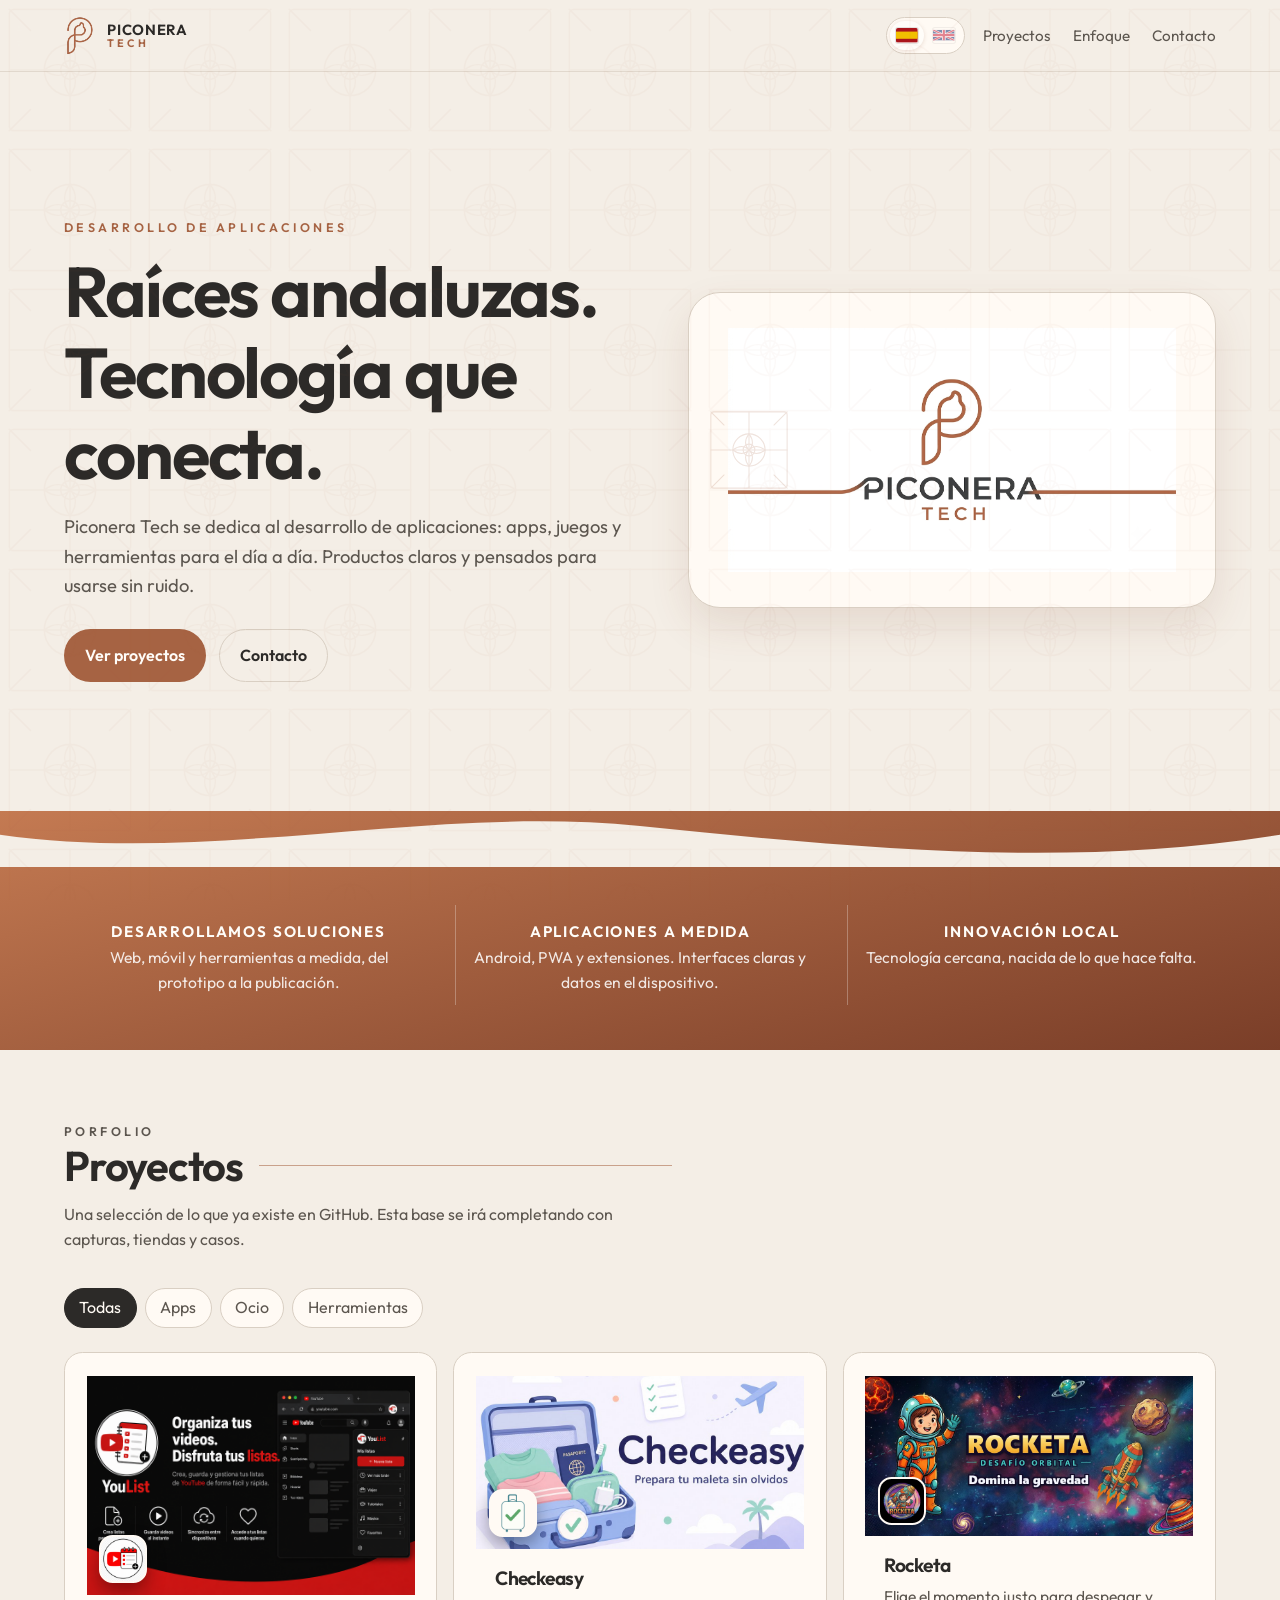
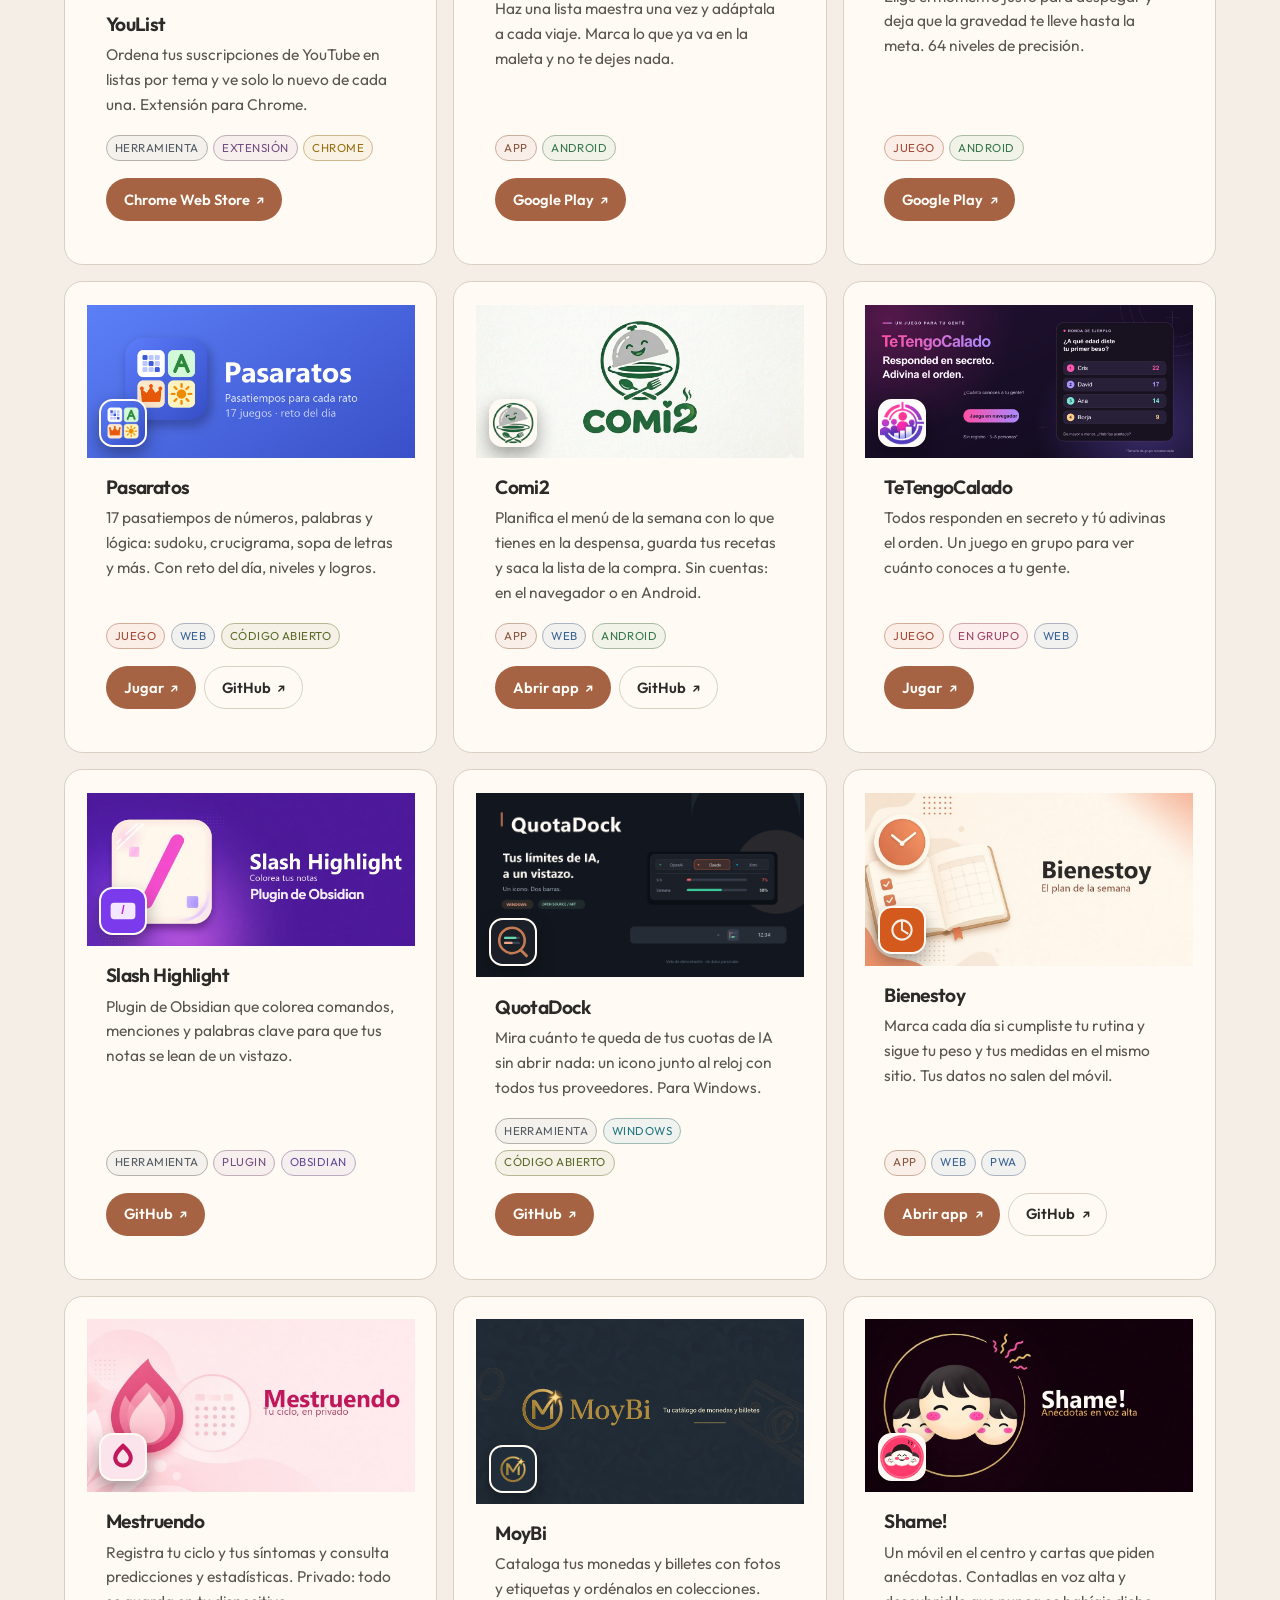
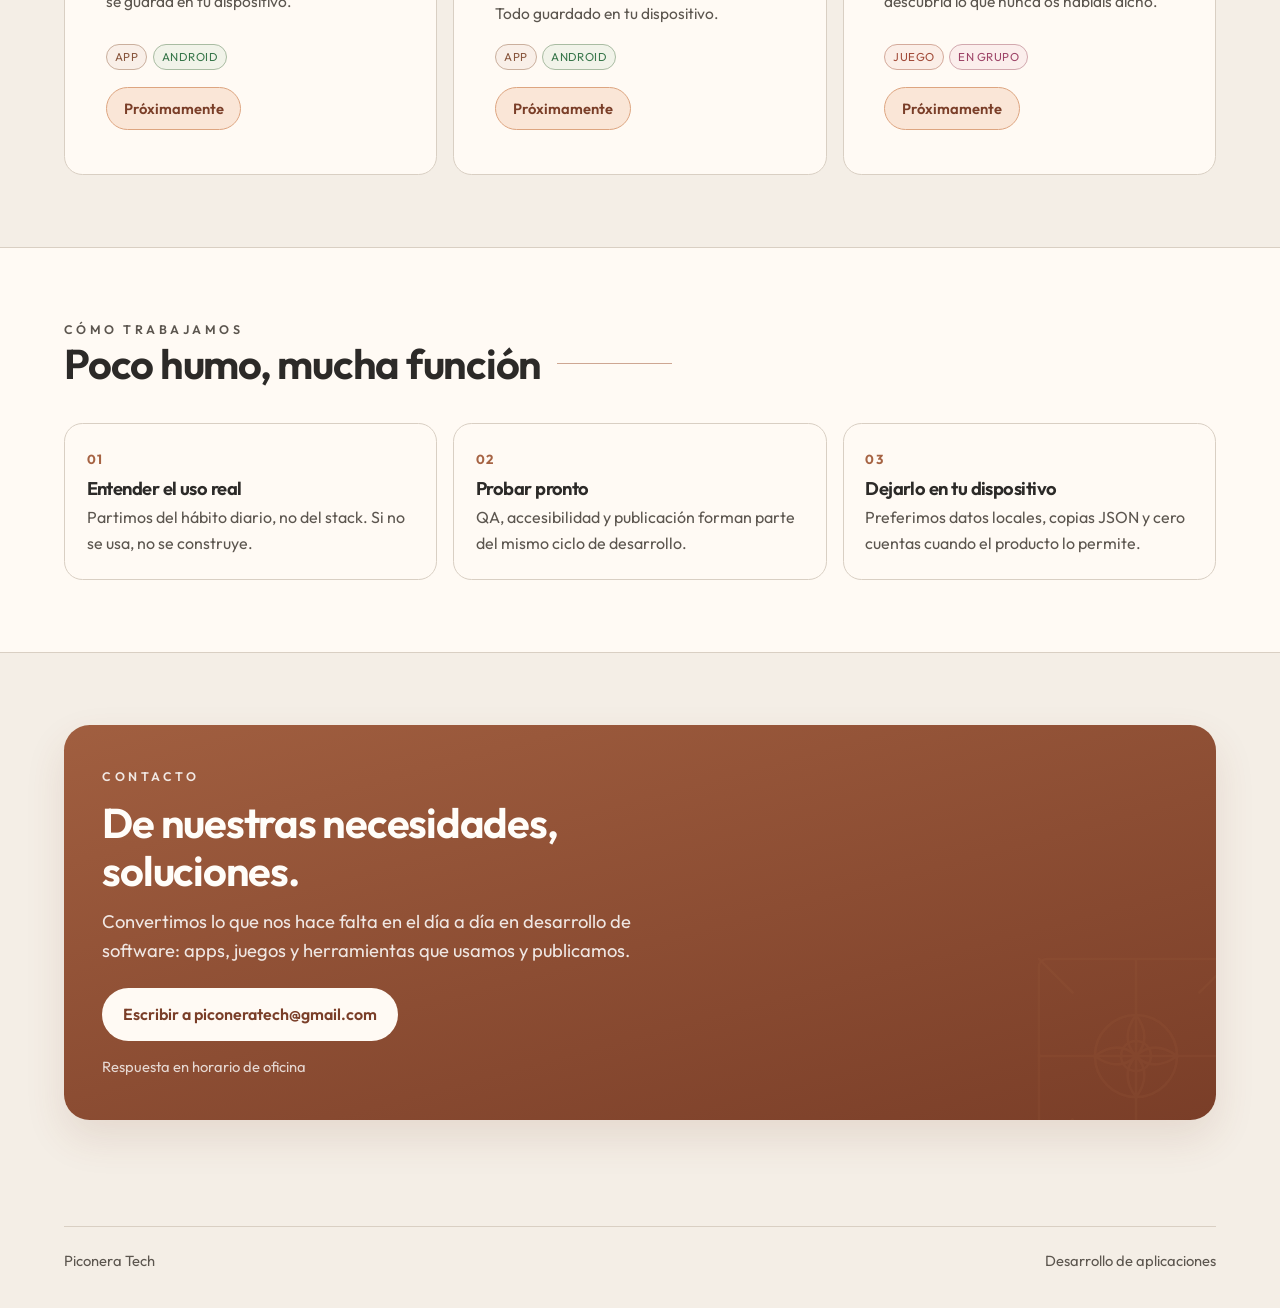
<file: index.html>
<!DOCTYPE html>
<html lang="es">
  <head>
    <meta charset="utf-8" />
    <meta name="viewport" content="width=device-width, initial-scale=1" />
    <title data-i18n="meta.title">Piconera Tech — desarrollo de aplicaciones</title>
    <meta
      name="description"
      data-i18n-content="meta.description"
      content="Piconera Tech, desarrollo de aplicaciones. Apps, juegos y herramientas con raíces andaluzas: útiles y hechas a medida."
    />
    <meta property="og:title" content="Piconera Tech" />
    <meta
      property="og:description"
      data-i18n-content="meta.ogDescription"
      content="Desarrollo de aplicaciones. Raíces andaluzas, tecnología que conecta."
    />
    <meta property="og:image" content="assets/logo.png" />
    <link rel="icon" href="assets/mark.png" type="image/png" />
    <link rel="apple-touch-icon" href="assets/logo.png" />
    <link rel="preconnect" href="https://fonts.googleapis.com" />
    <link rel="preconnect" href="https://fonts.gstatic.com" crossorigin />
    <link
      href="https://fonts.googleapis.com/css2?family=Outfit:wght@400;500;600;700&display=swap"
      rel="stylesheet"
    />
    <link rel="stylesheet" href="css/styles.css?v=20261025b" />
  </head>
  <body>
    <a class="skip" href="#contenido" data-i18n="skip">Saltar al contenido</a>

    <header class="site-header">
      <nav class="nav" aria-label="Principal" data-i18n-aria="nav.label">
        <a class="brand" href="#inicio">
          <img src="assets/mark.png" alt="" />
          <span class="brand-name">
            <span>Piconera</span>
            <span>Tech</span>
          </span>
        </a>
        <div class="nav-tools">
          <div class="lang-switch" role="group" aria-label="Idioma" data-i18n-aria="lang.group">
            <button
              class="lang-btn is-active"
              type="button"
              data-set-lang="es"
              aria-pressed="true"
              aria-label="Español"
            >
              <svg viewBox="0 0 24 16" aria-hidden="true" focusable="false">
                <rect width="24" height="16" fill="#AA151B" />
                <rect y="4" width="24" height="8" fill="#F1BF00" />
              </svg>
            </button>
            <button class="lang-btn" type="button" data-set-lang="en" aria-pressed="false" aria-label="English">
              <svg viewBox="0 0 60 30" aria-hidden="true" focusable="false">
                <defs>
                  <clipPath id="uk-flag">
                    <rect width="60" height="30" />
                  </clipPath>
                </defs>
                <g clip-path="url(#uk-flag)">
                  <rect width="60" height="30" fill="#012169" />
                  <path d="M0,0 L60,30" stroke="#fff" stroke-width="6" />
                  <path d="M60,0 L0,30" stroke="#fff" stroke-width="6" />
                  <path d="M0,0 L60,30" stroke="#C8102E" stroke-width="4" />
                  <path d="M60,0 L0,30" stroke="#C8102E" stroke-width="4" />
                  <path d="M30,0 V30" stroke="#fff" stroke-width="10" />
                  <path d="M0,15 H60" stroke="#fff" stroke-width="10" />
                  <path d="M30,0 V30" stroke="#C8102E" stroke-width="6" />
                  <path d="M0,15 H60" stroke="#C8102E" stroke-width="6" />
                </g>
              </svg>
            </button>
          </div>
          <button
            class="menu-toggle"
            type="button"
            aria-expanded="false"
            aria-controls="menu"
            aria-label="Abrir menú"
            data-i18n-aria="nav.menu"
          >
            <span></span>
            <span></span>
            <span></span>
          </button>
          <ul class="nav-links" id="menu">
            <li><a href="#proyectos" data-i18n="nav.projects">Proyectos</a></li>
            <li><a href="#enfoque" data-i18n="nav.approach">Enfoque</a></li>
            <li><a href="#contacto" data-i18n="nav.contact">Contacto</a></li>
          </ul>
        </div>
      </nav>
    </header>

    <main id="contenido">
      <section class="hero" id="inicio">
        <div class="wrap hero-grid">
          <div>
            <p class="eyebrow" data-i18n="hero.eyebrow">Desarrollo de aplicaciones</p>
            <h1 data-i18n="hero.title">Raíces andaluzas. Tecnología que conecta.</h1>
            <p class="lede" data-i18n="hero.lede">
              Piconera Tech se dedica al desarrollo de aplicaciones: apps, juegos y
              herramientas para el día a día. Productos claros y pensados para
              usarse sin ruido.
            </p>
            <div class="hero-actions">
              <a class="btn btn-primary" href="#proyectos" data-i18n="hero.projects">Ver proyectos</a>
              <a class="btn btn-ghost" href="#contacto" data-i18n="hero.contact">Contacto</a>
            </div>
          </div>
          <div class="logo-panel">
            <img
              src="assets/logo.png"
              alt="Logotipo de Piconera Tech: una P con llama y el nombre de la marca"
              data-i18n-alt="hero.logoAlt"
            />
          </div>
        </div>
      </section>

      <section class="pillars" aria-label="Qué hacemos" data-i18n-aria="pillars.label">
        <svg class="wave" viewBox="0 0 1440 52" preserveAspectRatio="none" aria-hidden="true">
          <path fill="currentColor" d="M0 22c240 28 480-28 720-8s480 40 720 8v30H0z" />
        </svg>
        <div class="wrap">
          <article class="pillar">
            <h3 data-i18n="pillars.1.title">Desarrollamos soluciones</h3>
            <p data-i18n="pillars.1.text">Web, móvil y herramientas a medida, del prototipo a la publicación.</p>
          </article>
          <article class="pillar">
            <h3 data-i18n="pillars.2.title">Aplicaciones a medida</h3>
            <p data-i18n="pillars.2.text">Android, PWA y extensiones. Interfaces claras y datos en el dispositivo.</p>
          </article>
          <article class="pillar">
            <h3 data-i18n="pillars.3.title">Innovación local</h3>
            <p data-i18n="pillars.3.text">Tecnología cercana, nacida de lo que hace falta.</p>
          </article>
        </div>
      </section>

      <section class="section" id="proyectos">
        <div class="wrap">
          <div class="section-head">
            <p class="eyebrow" data-i18n="work.eyebrow">Porfolio</p>
            <h2 class="title-line" data-i18n="work.title">Proyectos</h2>
            <p data-i18n="work.intro">
              Una selección de lo que ya existe en GitHub.
              Esta base se irá completando con capturas, tiendas y casos.
            </p>
          </div>

          <div class="filters" role="group" aria-label="Filtrar proyectos" data-i18n-aria="filters.label">
            <button class="filter" type="button" data-filter="all" aria-pressed="true" data-i18n="filters.all">Todas</button>
            <button class="filter" type="button" data-filter="apps" aria-pressed="false" data-i18n="filters.apps">Apps</button>
            <button class="filter" type="button" data-filter="ocio" aria-pressed="false" data-i18n="filters.leisure">Ocio</button>
            <button class="filter" type="button" data-filter="herramientas" aria-pressed="false" data-i18n="filters.tools">Herramientas</button>
          </div>

          <div class="projects">
            <article class="card project" data-group="herramientas">
              <div class="project-visual has-banner banner-wide banner-full">
                <img class="project-banner" src="assets/apps/banners/youlist.png?v=20260927f" alt="" />
                <img class="project-logo" src="assets/apps/youlist.png" alt="Icono de YouList" data-i18n-alt="youlist.alt" />
              </div>
              <div class="project-body">
                <h3>YouList</h3>
                <p data-i18n="youlist.desc">Ordena tus suscripciones de YouTube en listas por tema y ve solo lo nuevo de cada una. Extensión para Chrome.</p>
                <div class="meta">
                  <span class="tag tag-tool" data-i18n="tag.tool">Herramienta</span>
                  <span class="tag tag-addon" data-i18n="tag.extension">Extensión</span>
                  <span class="tag tag-chrome">Chrome</span>
                </div>
                <div class="project-actions">
                  <a class="btn btn-primary" href="https://chromewebstore.google.com/detail/youlist/eoebdcfjbcekibmejjakkgenbfdcoddm" target="_blank" rel="noopener noreferrer" aria-label="YouList en Chrome Web Store" data-i18n-aria="youlist.aria">Chrome Web Store</a>
                </div>
              </div>
            </article>

            <article class="card project" data-group="apps">
              <div class="project-visual has-banner">
                <img class="project-banner" src="assets/apps/banners/checkeasy.jpg" alt="" />
                <img class="project-logo" src="assets/apps/checkeasy.png" alt="Icono de Checkeasy" data-i18n-alt="checkeasy.alt" />
              </div>
              <div class="project-body">
                <h3>Checkeasy</h3>
                <p data-i18n="checkeasy.desc">Haz una lista maestra una vez y adáptala a cada viaje. Marca lo que ya va en la maleta y no te dejes nada.</p>
                <div class="meta">
                  <span class="tag tag-app" data-i18n="tag.app">App</span>
                  <span class="tag tag-android">Android</span>
                </div>
                <div class="project-actions">
                  <a class="btn btn-primary" href="https://play.google.com/store/apps/details?id=com.martamacfly.Checkeasy" target="_blank" rel="noopener noreferrer" aria-label="Checkeasy en Google Play" data-i18n-aria="checkeasy.aria">Google Play</a>
                </div>
              </div>
            </article>

            <article class="card project" data-group="ocio">
              <div class="project-visual has-banner banner-full">
                <img class="project-banner" src="assets/apps/banners/rocketa.jpg?v=20261019" alt="" data-i18n-src="rocketa.banner" />
                <img class="project-logo" src="assets/apps/rocketa.png" alt="Icono de Rocketa" data-i18n-alt="rocketa.alt" />
              </div>
              <div class="project-body">
                <h3>Rocketa</h3>
                <p data-i18n="rocketa.desc">Elige el momento justo para despegar y deja que la gravedad te lleve hasta la meta. 64 niveles de precisión.</p>
                <div class="meta">
                  <span class="tag tag-game" data-i18n="tag.game">Juego</span>
                  <span class="tag tag-android">Android</span>
                </div>
                <div class="project-actions">
                  <a class="btn btn-primary" href="https://play.google.com/store/apps/details?id=com.rocketa.game&amp;pcampaignid=web_share" target="_blank" rel="noopener noreferrer" aria-label="Rocketa en Google Play" data-i18n-aria="rocketa.aria">Google Play</a>
                </div>
              </div>
            </article>

            <article class="card project" data-group="ocio">
              <div class="project-visual has-banner banner-full">
                <img class="project-banner" src="assets/apps/banners/pasaratos.jpg?v=20261031" alt="" data-i18n-src="pasaratos.banner" />
                <img class="project-logo" src="assets/apps/pasaratos.png" alt="Icono de Pasaratos" data-i18n-alt="pasaratos.alt" />
              </div>
              <div class="project-body">
                <h3>Pasaratos</h3>
                <p data-i18n="pasaratos.desc">17 pasatiempos de números, palabras y lógica: sudoku, crucigrama, sopa de letras y más. Con reto del día, niveles y logros.</p>
                <div class="meta">
                  <span class="tag tag-game" data-i18n="tag.game">Juego</span>
                  <span class="tag tag-web">Web</span>
                  <span class="tag tag-opensource" data-i18n="tag.opensource">Código abierto</span>
                </div>
                <div class="project-actions">
                  <a class="btn btn-primary" href="https://martamacfly.github.io/pasaratos/" target="_blank" rel="noopener noreferrer" aria-label="Pasaratos, jugar en el navegador" data-i18n-aria="pasaratos.aria" data-i18n="cta.play">Jugar</a>
                  <a class="btn btn-ghost" href="https://github.com/martamacfly/pasaratos" target="_blank" rel="noopener noreferrer" aria-label="Pasaratos en GitHub" data-i18n-aria="pasaratos.repoAria">GitHub</a>
                </div>
              </div>
            </article>

            <article class="card project" data-group="apps">
              <div class="project-visual has-banner banner-full">
                <img class="project-banner" src="assets/apps/banners/comi2.jpg?v=20261031" alt="" />
                <img class="project-logo" src="assets/apps/comi2.png" alt="Icono de Comi2" data-i18n-alt="comi2.alt" />
              </div>
              <div class="project-body">
                <h3>Comi2</h3>
                <p data-i18n="comi2.desc">Planifica el menú de la semana con lo que tienes en la despensa, guarda tus recetas y saca la lista de la compra. Sin cuentas: en el navegador o en Android.</p>
                <div class="meta">
                  <span class="tag tag-app" data-i18n="tag.app">App</span>
                  <span class="tag tag-web">Web</span>
                  <span class="tag tag-android">Android</span>
                </div>
                <div class="project-actions">
                  <a class="btn btn-primary" href="https://martamacfly.github.io/comi2/" target="_blank" rel="noopener noreferrer" aria-label="Comi2, abrir la app" data-i18n-aria="comi2.aria" data-i18n="cta.open">Abrir app</a>
                  <a class="btn btn-ghost" href="https://github.com/martamacfly/comi2" target="_blank" rel="noopener noreferrer" aria-label="Comi2 en GitHub" data-i18n-aria="comi2.repoAria">GitHub</a>
                </div>
              </div>
            </article>

            <article class="card project" data-group="ocio">
              <div class="project-visual has-banner banner-full">
                <img class="project-banner" src="assets/apps/banners/tetengocalado.jpg?v=20261025" alt="" data-i18n-src="tetengocalado.banner" />
                <img class="project-logo" src="assets/apps/tetengocalado.png" alt="Icono de TeTengoCalado" data-i18n-alt="tetengocalado.alt" />
              </div>
              <div class="project-body">
                <h3>TeTengoCalado</h3>
                <p data-i18n="tetengocalado.desc">Todos responden en secreto y tú adivinas el orden. Un juego en grupo para ver cuánto conoces a tu gente.</p>
                <div class="meta">
                  <span class="tag tag-game" data-i18n="tag.game">Juego</span>
                  <span class="tag tag-group" data-i18n="tag.group">En grupo</span>
                  <span class="tag tag-web">Web</span>
                </div>
                <div class="project-actions">
                  <a class="btn btn-primary" href="https://tetengocalado.com/es" target="_blank" rel="noopener noreferrer" aria-label="TeTengoCalado, jugar en el navegador" data-i18n-aria="tetengocalado.aria" data-i18n-href="tetengocalado.url" data-i18n="cta.play">Jugar</a>
                </div>
              </div>
            </article>

            <article class="card project" data-group="herramientas">
              <div class="project-visual has-banner banner-full">
                <img class="project-banner" src="assets/apps/banners/slash-highlight.jpg?v=20261009b" alt="" />
                <img class="project-logo" src="assets/apps/slash-highlight.svg" alt="Icono de Slash Highlight" data-i18n-alt="slash.alt" />
              </div>
              <div class="project-body">
                <h3>Slash Highlight</h3>
                <p data-i18n="slash.desc">Plugin de Obsidian que colorea comandos, menciones y palabras clave para que tus notas se lean de un vistazo.</p>
                <div class="meta">
                  <span class="tag tag-tool" data-i18n="tag.tool">Herramienta</span>
                  <span class="tag tag-addon" data-i18n="tag.plugin">Plugin</span>
                  <span class="tag tag-obsidian">Obsidian</span>
                </div>
                <div class="project-actions">
                  <a class="btn btn-primary" href="https://github.com/martamacfly/slash-highlight" target="_blank" rel="noopener noreferrer" aria-label="Slash Highlight en GitHub" data-i18n-aria="slash.aria">GitHub</a>
                </div>
              </div>
            </article>

            <article class="card project" data-group="herramientas">
              <div class="project-visual has-banner banner-full">
                <img class="project-banner" src="assets/apps/banners/quotadock.png?v=20261025" alt="" data-i18n-src="quotadock.banner" />
                <img class="project-logo" src="assets/apps/quotadock.svg" alt="Icono de QuotaDock" data-i18n-alt="quotadock.alt" />
              </div>
              <div class="project-body">
                <h3>QuotaDock</h3>
                <p data-i18n="quotadock.desc">Mira cuánto te queda de tus cuotas de IA sin abrir nada: un icono junto al reloj con todos tus proveedores. Para Windows.</p>
                <div class="meta">
                  <span class="tag tag-tool" data-i18n="tag.tool">Herramienta</span>
                  <span class="tag tag-windows">Windows</span>
                  <span class="tag tag-opensource" data-i18n="tag.opensource">Código abierto</span>
                </div>
                <div class="project-actions">
                  <a class="btn btn-primary" href="https://github.com/warante/quotadock" target="_blank" rel="noopener noreferrer" aria-label="QuotaDock en GitHub: código y descargas para Windows" data-i18n-aria="quotadock.aria">GitHub</a>
                </div>
              </div>
            </article>

            <article class="card project" data-group="apps">
              <div class="project-visual has-banner">
                <img class="project-banner" src="assets/apps/banners/bienestoy.jpg" alt="" />
                <img class="project-logo" src="assets/apps/bienestoy.svg" alt="Icono de Bienestoy" data-i18n-alt="bienestoy.alt" />
              </div>
              <div class="project-body">
                <h3>Bienestoy</h3>
                <p data-i18n="bienestoy.desc">Marca cada día si cumpliste tu rutina y sigue tu peso y tus medidas en el mismo sitio. Tus datos no salen del móvil.</p>
                <div class="meta">
                  <span class="tag tag-app" data-i18n="tag.app">App</span>
                  <span class="tag tag-web">Web</span>
                  <span class="tag tag-web">PWA</span>
                </div>
                <div class="project-actions">
                  <a class="btn btn-primary" href="https://martamacfly.github.io/Bienestoy/" target="_blank" rel="noopener noreferrer" aria-label="Bienestoy, abrir la app" data-i18n-aria="bienestoy.aria" data-i18n="cta.open">Abrir app</a>
                  <a class="btn btn-ghost" href="https://github.com/martamacfly/Bienestoy" target="_blank" rel="noopener noreferrer" aria-label="Bienestoy en GitHub" data-i18n-aria="bienestoy.repoAria">GitHub</a>
                </div>
              </div>
            </article>

            <article class="card project" data-group="apps">
              <div class="project-visual has-banner">
                <img class="project-banner" src="assets/apps/banners/mestruendo.jpg" alt="" />
                <img class="project-logo" src="assets/apps/mestruendo.svg" alt="Icono de Mestruendo" data-i18n-alt="mestruendo.alt" />
              </div>
              <div class="project-body">
                <h3>Mestruendo</h3>
                <p data-i18n="mestruendo.desc">Registra tu ciclo y tus síntomas y consulta predicciones y estadísticas. Privado: todo se guarda en tu dispositivo.</p>
                <div class="meta">
                  <span class="tag tag-app" data-i18n="tag.app">App</span>
                  <span class="tag tag-android">Android</span>
                </div>
                <div class="project-actions">
                  <span class="btn btn-soon" data-i18n="tag.soon">Próximamente</span>
                </div>
              </div>
            </article>

            <article class="card project" data-group="ocio">
              <div class="project-visual has-banner banner-full">
                <img class="project-banner" src="assets/apps/banners/moybi.jpg?v=20261009" alt="" />
                <img class="project-logo" src="assets/apps/moybi.png" alt="Icono de MoyBi" data-i18n-alt="moybi.alt" />
              </div>
              <div class="project-body">
                <h3>MoyBi</h3>
                <p data-i18n="moybi.desc">Cataloga tus monedas y billetes con fotos y etiquetas y ordénalos en colecciones. Todo guardado en tu dispositivo.</p>
                <div class="meta">
                  <span class="tag tag-app" data-i18n="tag.app">App</span>
                  <span class="tag tag-android">Android</span>
                </div>
                <div class="project-actions">
                  <span class="btn btn-soon" data-i18n="tag.soon">Próximamente</span>
                </div>
              </div>
            </article>

            <article class="card project" data-group="ocio">
              <div class="project-visual has-banner">
                <img class="project-banner" src="assets/apps/banners/shame.jpg?v=20260927e" alt="" />
                <img class="project-logo" src="assets/apps/shame.svg?v=20261022" alt="Icono de Shame!" data-i18n-alt="shame.alt" />
              </div>
              <div class="project-body">
                <h3>Shame!</h3>
                <p data-i18n="shame.desc">Un móvil en el centro y cartas que piden anécdotas. Contadlas en voz alta y descubrid lo que nunca os habíais dicho.</p>
                <div class="meta">
                  <span class="tag tag-game" data-i18n="tag.game">Juego</span>
                  <span class="tag tag-group" data-i18n="tag.group">En grupo</span>
                </div>
                <div class="project-actions">
                  <span class="btn btn-soon" data-i18n="tag.soon">Próximamente</span>
                </div>
              </div>
            </article>
          </div>
        </div>
      </section>

      <section class="section approach" id="enfoque">
        <div class="wrap">
          <div class="section-head">
            <p class="eyebrow" data-i18n="approach.eyebrow">Cómo trabajamos</p>
            <h2 class="title-line" data-i18n="approach.title">Poco humo, mucha función</h2>
          </div>
          <div class="steps">
            <article class="card step">
              <span class="num">01</span>
              <h3 data-i18n="step1.title">Entender el uso real</h3>
              <p data-i18n="step1.text">Partimos del hábito diario, no del stack. Si no se usa, no se construye.</p>
            </article>
            <article class="card step">
              <span class="num">02</span>
              <h3 data-i18n="step2.title">Probar pronto</h3>
              <p data-i18n="step2.text">QA, accesibilidad y publicación forman parte del mismo ciclo de desarrollo.</p>
            </article>
            <article class="card step">
              <span class="num">03</span>
              <h3 data-i18n="step3.title">Dejarlo en tu dispositivo</h3>
              <p data-i18n="step3.text">Preferimos datos locales, copias JSON y cero cuentas cuando el producto lo permite.</p>
            </article>
          </div>
        </div>
      </section>

      <section class="contact" id="contacto">
        <div class="wrap">
          <div class="contact-panel">
            <div class="contact-copy">
              <p class="eyebrow" data-i18n="contact.eyebrow">Contacto</p>
              <h2 data-i18n="contact.title">De nuestras necesidades, soluciones.</h2>
              <p class="lede" data-i18n="contact.lede">
                Convertimos lo que nos hace falta en el día a día en desarrollo
                de software: apps, juegos y herramientas que usamos y publicamos.
              </p>
              <a
                class="btn btn-primary"
                href="mailto:piconeratech@gmail.com?subject=Hola%20Piconera%20Tech"
                data-i18n="contact.cta"
                data-i18n-href="contact.mailto"
              >
                Escribir a piconeratech@gmail.com
              </a>
              <p class="contact-place" data-i18n="contact.place">Respuesta en horario de oficina</p>
            </div>
          </div>
        </div>
      </section>
    </main>

    <footer class="site-footer">
      <div class="wrap">
        <span>Piconera Tech</span>
        <span data-i18n="footer.tagline">Desarrollo de aplicaciones</span>
      </div>
    </footer>

    <script src="js/main.js?v=20261025b"></script>
  </body>
</html>
</file>
<file: css/styles.css>
:root {
  --copper: #a66343;
  --copper-bright: #c47a52;
  --copper-deep: #7a3e28;
  --ember: #e07a3d;
  --ink: #2c2a28;
  --ink-soft: #5c564f;
  --paper: #f4eee6;
  --paper-2: #ebe2d6;
  --cream: #fffaf4;
  --line: #d9cfc3;
  --white: #fffdf9;
  --shadow: 0 18px 40px rgba(122, 62, 40, 0.12);
  --radius: 1.15rem;
  --nav-h: 4.5rem;
  --max: 72rem;
  --font: "Outfit", system-ui, sans-serif;
}

*,
*::before,
*::after {
  box-sizing: border-box;
}

html {
  scroll-behavior: smooth;
}

body {
  margin: 0;
  font-family: var(--font);
  color: var(--ink);
  background: var(--paper);
  line-height: 1.6;
  min-height: 100vh;
}

body::before {
  content: "";
  position: fixed;
  inset: 0;
  pointer-events: none;
  z-index: 40;
  opacity: 0.035;
  background-image: url("../assets/azulejo.svg");
  background-size: 140px 140px;
}

img {
  max-width: 100%;
  display: block;
}

a {
  color: inherit;
}

.skip {
  position: absolute;
  left: 1rem;
  top: -4rem;
  background: var(--ink);
  color: var(--cream);
  padding: 0.6rem 1rem;
  z-index: 50;
}

.skip:focus {
  top: 1rem;
}

.wrap {
  width: min(100% - 2rem, var(--max));
  margin-inline: auto;
}

.site-header {
  position: sticky;
  top: 0;
  z-index: 30;
  height: var(--nav-h);
  display: flex;
  align-items: center;
  background: color-mix(in srgb, var(--paper) 88%, transparent);
  backdrop-filter: blur(14px);
  border-bottom: 1px solid color-mix(in srgb, var(--line) 70%, transparent);
}

.nav {
  display: flex;
  align-items: center;
  justify-content: space-between;
  gap: 1rem;
  width: min(100% - 2rem, var(--max));
  margin-inline: auto;
}

.brand {
  display: flex;
  align-items: center;
  gap: 0.7rem;
  text-decoration: none;
  font-weight: 650;
  letter-spacing: 0.04em;
}

.brand img {
  width: auto;
  height: 2.7rem;
  object-fit: contain;
}

.brand-name {
  display: flex;
  flex-direction: column;
  line-height: 1.05;
}

.brand-name span:first-child {
  font-size: 0.92rem;
  text-transform: uppercase;
}

.brand-name span:last-child {
  font-size: 0.68rem;
  color: var(--copper);
  letter-spacing: 0.28em;
  text-transform: uppercase;
}

.nav-links {
  display: flex;
  align-items: center;
  gap: 1.4rem;
  list-style: none;
  margin: 0;
  padding: 0;
}

.nav-links a {
  text-decoration: none;
  font-size: 0.95rem;
  color: var(--ink-soft);
}

.nav-links a:hover,
.nav-links a:focus-visible {
  color: var(--copper-deep);
}

.menu-toggle {
  display: none;
  border: 1px solid var(--line);
  background: var(--cream);
  width: 2.6rem;
  height: 2.6rem;
  border-radius: 0.6rem;
  cursor: pointer;
}

.menu-toggle span {
  display: block;
  width: 1.1rem;
  height: 2px;
  margin: 5px auto;
  background: var(--ink);
}

.hero {
  position: relative;
  padding: 4.5rem 0 3.5rem;
  overflow: hidden;
}

.hero-grid {
  display: grid;
  gap: 2.5rem;
  align-items: center;
}

@media (min-width: 840px) {
  .hero-grid {
    grid-template-columns: 1.05fr 0.95fr;
    min-height: 68vh;
  }
}

.eyebrow {
  margin: 0 0 0.8rem;
  color: var(--copper);
  letter-spacing: 0.28em;
  text-transform: uppercase;
  font-size: 0.78rem;
  font-weight: 600;
}

h1,
h2,
h3 {
  font-weight: 650;
  line-height: 1.15;
  letter-spacing: -0.03em;
}

h1 {
  margin: 0 0 1rem;
  font-size: clamp(2.4rem, 6vw, 4.4rem);
}

h2 {
  margin: 0 0 0.75rem;
  font-size: clamp(1.8rem, 3.5vw, 2.6rem);
}

.lede {
  font-size: 1.15rem;
  color: var(--ink-soft);
  max-width: 38rem;
}

.hero-actions {
  display: flex;
  flex-wrap: wrap;
  gap: 0.8rem;
  margin-top: 1.8rem;
}

.btn {
  display: inline-flex;
  align-items: center;
  justify-content: center;
  gap: 0.4rem;
  text-decoration: none;
  border-radius: 999px;
  padding: 0.78rem 1.25rem;
  font-weight: 600;
  border: 1px solid transparent;
  transition: transform 0.15s ease, background 0.15s ease;
}

.btn:hover,
.btn:focus-visible {
  transform: translateY(-1px);
}

.btn:focus-visible,
.filter:focus-visible,
.nav-links a:focus-visible,
.brand:focus-visible,
.lang-btn:focus-visible {
  outline: 2px solid var(--copper);
  outline-offset: 3px;
}

.nav-tools {
  display: flex;
  align-items: center;
  gap: 1.15rem;
}

.lang-switch {
  display: flex;
  align-items: center;
  gap: 0.15rem;
  padding: 0.18rem;
  border: 1px solid var(--line);
  border-radius: 999px;
  background: var(--cream);
}

.lang-btn {
  display: grid;
  place-items: center;
  width: 2.15rem;
  height: 1.85rem;
  padding: 0;
  border: 0;
  border-radius: 999px;
  background: transparent;
  cursor: pointer;
  opacity: 0.5;
}

.lang-btn.is-active {
  opacity: 1;
  background: var(--white);
  box-shadow: 0 1px 4px rgba(122, 62, 40, 0.16);
}

.lang-btn svg {
  width: 1.35rem;
  height: 0.9rem;
  display: block;
  border-radius: 2px;
  box-shadow: 0 0 0 1px rgba(44, 42, 40, 0.12);
}

.page-404 .lang-bar {
  position: absolute;
  top: 1rem;
  right: 1rem;
}

.btn-primary {
  background: var(--copper);
  color: var(--white);
}

.btn-primary:hover {
  background: var(--copper-deep);
}

.btn-ghost {
  background: transparent;
  border-color: var(--line);
  color: var(--ink);
}

.logo-panel {
  position: relative;
  background: var(--cream);
  border: 1px solid var(--line);
  border-radius: 2rem;
  padding: 2.2rem 1.6rem;
  box-shadow: var(--shadow);
}

.logo-panel::after {
  content: "";
  position: absolute;
  inset: 1rem auto 1rem 1rem;
  width: 5.5rem;
  opacity: 0.18;
  background: url("../assets/azulejo.svg") center / contain no-repeat;
}

.logo-panel img {
  width: min(100%, 28rem);
  margin-inline: auto;
}

.pillars {
  background: linear-gradient(165deg, var(--copper-bright), var(--copper-deep));
  color: var(--white);
  position: relative;
}

.pillars .wrap {
  display: grid;
  gap: 1.4rem;
  padding: 2.4rem 0 2.8rem;
}

@media (min-width: 800px) {
  .pillars .wrap {
    grid-template-columns: repeat(3, 1fr);
  }
}

.pillar {
  text-align: center;
  padding: 0.6rem 1rem;
}

.pillar + .pillar {
  border-top: 1px solid color-mix(in srgb, white 28%, transparent);
}

@media (min-width: 800px) {
  .pillar + .pillar {
    border-top: 0;
    border-left: 1px solid color-mix(in srgb, white 28%, transparent);
  }
}

.pillar svg {
  width: 2rem;
  height: 2rem;
  margin-inline: auto 0.4rem;
}

.pillar h3 {
  margin: 0.5rem 0 0.3rem;
  font-size: 0.95rem;
  letter-spacing: 0.12em;
  text-transform: uppercase;
}

.pillar p {
  margin: 0;
  color: color-mix(in srgb, white 86%, transparent);
  font-size: 0.98rem;
}

.wave {
  display: block;
  width: 100%;
  height: 56px;
  color: var(--paper);
  margin-top: -1px;
}

.section {
  padding: 4.5rem 0;
}

.section-head {
  max-width: 38rem;
  margin-bottom: 2.2rem;
}

.section-head p {
  color: var(--ink-soft);
  margin: 0;
}

.title-line {
  display: flex;
  align-items: center;
  gap: 1rem;
}

.title-line::after {
  content: "";
  flex: 1;
  height: 1px;
  background: var(--copper);
  opacity: 0.55;
}

.card {
  background: var(--cream);
  border: 1px solid var(--line);
  border-radius: var(--radius);
  padding: 1.4rem 1.35rem;
}

.filters {
  display: flex;
  flex-wrap: wrap;
  gap: 0.5rem;
  margin: 0 0 1.5rem;
}

.filter {
  border: 1px solid var(--line);
  background: var(--cream);
  color: var(--ink-soft);
  border-radius: 999px;
  padding: 0.4rem 0.9rem;
  cursor: pointer;
  font: inherit;
}

.filter[aria-pressed="true"] {
  background: var(--ink);
  color: var(--cream);
  border-color: var(--ink);
}

.projects {
  display: grid;
  gap: 1rem;
}

@media (min-width: 700px) {
  .projects {
    grid-template-columns: repeat(2, 1fr);
  }
}

@media (min-width: 1040px) {
  .projects {
    grid-template-columns: repeat(3, 1fr);
  }
}

.project {
  display: flex;
  flex-direction: column;
  min-height: 100%;
  text-decoration: none;
  overflow: hidden;
}

.project-visual {
  position: relative;
  height: 10rem;
  display: grid;
  place-items: center;
  background: var(--cream);
}

.project-visual img {
  width: 5.4rem;
  height: 5.4rem;
  object-fit: contain;
  border-radius: 1.2rem;
  box-shadow: 0 10px 22px rgba(44, 42, 40, 0.12);
}

.project-visual.has-banner {
  height: 10.8rem;
  overflow: hidden;
  background: #1a1816;
}

.project-visual.has-banner .project-banner {
  width: 100%;
  height: 100%;
  object-fit: cover;
  border-radius: 0;
  box-shadow: none;
}

.project-visual.has-banner.banner-wide {
  background: #0b0b0b;
}

.project-visual.has-banner.banner-wide .project-banner {
  object-fit: contain;
}

.project-visual.has-banner.banner-full {
  height: auto;
}

.project-visual.has-banner.banner-full .project-banner {
  display: block;
  width: 100%;
  height: auto;
  object-fit: contain;
}

.project-visual.has-banner .project-logo {
  position: absolute;
  left: 0.8rem;
  bottom: 0.7rem;
  width: 3rem;
  height: 3rem;
  object-fit: contain;
  border-radius: 0.85rem;
  background: var(--cream);
  border: 2px solid var(--cream);
  box-shadow: 0 8px 18px rgba(0, 0, 0, 0.35);
}

.project-visual.has-banner .project-logo.logo-round {
  width: 3.9rem;
  height: 3.9rem;
  border-radius: 50%;
  object-fit: cover;
}

.project-body {
  padding: 1.15rem 1.2rem 1.3rem;
  display: flex;
  flex-direction: column;
  gap: 0.45rem;
  flex: 1;
}

.project h3 {
  margin: 0;
  font-size: 1.2rem;
}

.project p {
  margin: 0;
  color: var(--ink-soft);
  font-size: 0.97rem;
}

.meta {
  display: flex;
  flex-wrap: wrap;
  gap: 0.35rem;
  margin-top: auto;
  padding-top: 0.7rem;
}

.tag {
  font-size: 0.72rem;
  letter-spacing: 0.04em;
  text-transform: uppercase;
  --tag: var(--ink-soft);
  border: 1px solid color-mix(in srgb, var(--tag) 30%, var(--line));
  border-radius: 999px;
  padding: 0.18rem 0.5rem;
  color: color-mix(in srgb, var(--tag) 75%, var(--ink));
  background: color-mix(in srgb, var(--tag) 7%, var(--cream));
}

.tag-android { --tag: #3a8f55; }
.tag-web { --tag: #3c73b5; }
.tag-windows { --tag: #1d8c9c; }
.tag-chrome { --tag: #b8860b; }
.tag-obsidian { --tag: #7656c0; }
.tag-game { --tag: #c8553d; }
.tag-app { --tag: var(--copper); }
.tag-tool { --tag: #5f6b78; }
.tag-addon { --tag: #8a5a9e; }
.tag-group { --tag: #c24d7c; }
.tag-opensource { --tag: #6b7f2a; }

.project-actions {
  display: flex;
  flex-wrap: wrap;
  gap: 0.5rem;
  padding-top: 0.6rem;
}

.project-actions .btn {
  padding: 0.55rem 1.05rem;
  font-size: 0.92rem;
}

.project-actions .btn-primary::after,
.project-actions .btn-ghost::after {
  content: "↗";
  font-size: 0.85em;
}

.btn-soon {
  border-color: color-mix(in srgb, var(--ember) 50%, var(--line));
  color: var(--copper-deep);
  background: color-mix(in srgb, var(--ember) 16%, var(--cream));
  cursor: default;
}

.btn-soon:hover {
  transform: none;
}

.approach {
  background: var(--cream);
  border-top: 1px solid var(--line);
  border-bottom: 1px solid var(--line);
}

.steps {
  display: grid;
  gap: 1rem;
}

@media (min-width: 800px) {
  .steps {
    grid-template-columns: repeat(3, 1fr);
  }
}

.step h3 {
  font-size: 1.15rem;
  margin: 0.4rem 0;
}

.step p {
  margin: 0;
  color: var(--ink-soft);
}

.num {
  color: var(--copper);
  font-weight: 700;
  letter-spacing: 0.12em;
  font-size: 0.82rem;
}

.contact {
  padding: 4.5rem 0 5rem;
}

.contact-panel {
  display: grid;
  gap: 1.8rem;
  padding: 2rem 1.5rem;
  border-radius: 1.6rem;
  background:
    linear-gradient(165deg, color-mix(in srgb, var(--copper) 88%, #7a3e28), var(--copper-deep));
  color: var(--white);
  box-shadow: var(--shadow);
  position: relative;
  overflow: hidden;
}

.contact-panel::after {
  content: "";
  position: absolute;
  inset: auto -2rem -3rem auto;
  width: 14rem;
  height: 14rem;
  opacity: 0.14;
  background: url("../assets/azulejo.svg") center / contain no-repeat;
  pointer-events: none;
}

@media (min-width: 840px) {
  .contact-panel {
    padding: 2.6rem 2.4rem;
  }
}

.contact-copy {
  position: relative;
  z-index: 1;
  max-width: 38rem;
}

.contact-copy h2 {
  margin: 0 0 0.75rem;
  max-width: 18ch;
}

.contact-copy .eyebrow,
.contact-copy .lede {
  color: color-mix(in srgb, white 86%, transparent);
}

.contact-copy .lede {
  margin: 0 0 1.4rem;
}

.contact-copy .btn-primary {
  background: var(--cream);
  color: var(--copper-deep);
}

.contact-copy .btn-primary:hover,
.contact-copy .btn-primary:focus-visible {
  background: var(--white);
}

.contact-place {
  margin: 0.9rem 0 0;
  font-size: 0.92rem;
  color: color-mix(in srgb, white 78%, transparent);
}

.site-footer {
  padding: 1.6rem 0 2.2rem;
  color: var(--ink-soft);
  font-size: 0.92rem;
}

.site-footer .wrap {
  display: flex;
  flex-wrap: wrap;
  justify-content: space-between;
  gap: 0.6rem;
  border-top: 1px solid var(--line);
  padding-top: 1.4rem;
}

.hidden {
  display: none !important;
}

.page-404 {
  position: relative;
  min-height: 100vh;
  display: grid;
  place-items: center;
}

.not-found {
  text-align: center;
  padding: 2rem;
}

@media (max-width: 799px) {
  .menu-toggle {
    display: inline-block;
  }

  .nav-links {
    position: absolute;
    top: var(--nav-h);
    left: 0;
    right: 0;
    display: none;
    flex-direction: column;
    align-items: stretch;
    gap: 0;
    background: var(--cream);
    border-bottom: 1px solid var(--line);
    padding: 0.6rem 1rem 1rem;
  }

  .nav-links.is-open {
    display: flex;
  }

  .nav-links a {
    padding: 0.7rem 0.2rem;
  }
}

@media (prefers-reduced-motion: reduce) {
  html {
    scroll-behavior: auto;
  }

  .btn {
    transition: none;
  }
}
</file>
